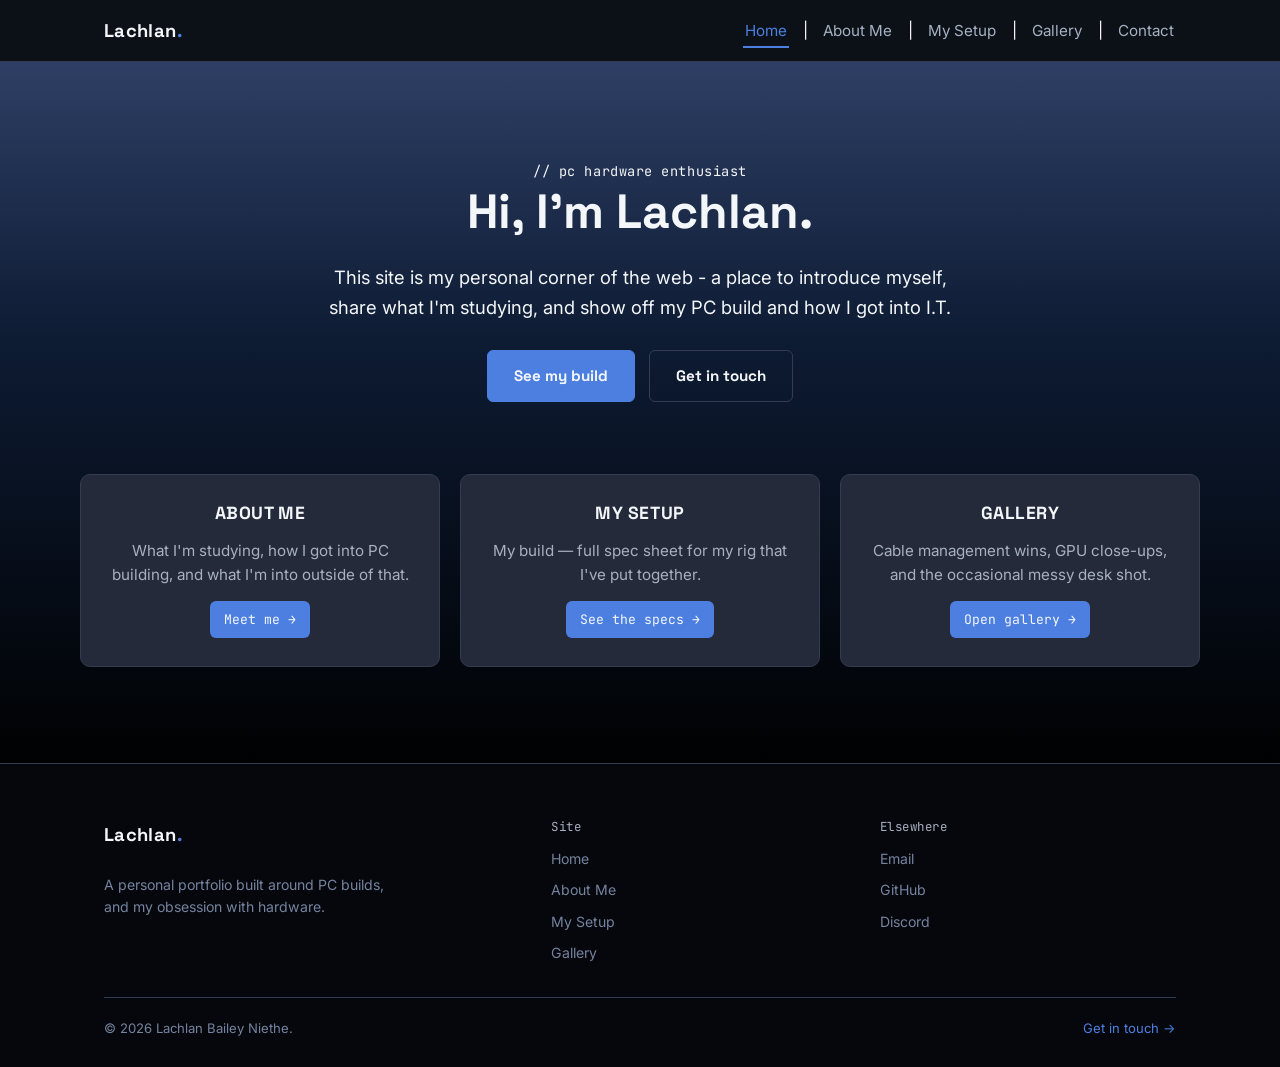
<file: index.html>
<!DOCTYPE html>
<html lang="en">
<head>
  <meta charset="UTF-8">
  <meta name="viewport" content="width=device-width, initial-scale=1.0">
  <title>About Lachlan — Home</title>
  <meta name="description" content="Lachlan's personal portfolio, built around a passion for computer hardware.">
  <link rel="preconnect" href="https://fonts.googleapis.com">
  <link href="https://fonts.googleapis.com/css2?family=Space+Grotesk:wght@500;700&family=Inter:wght@400;500&family=JetBrains+Mono:wght@400;500&display=swap" rel="stylesheet">
  <link rel="stylesheet" href="css/style.css">
</head>
<body>
  <!-- nav bar, same on every page -->
  <header class="siteHeader">
    <nav class="navBar" aria-label="Primary">
      <a href="index.html" class="logo">Lachlan<span>.</span></a>
      <button class="navToggle" aria-expanded="false" aria-label="Toggle navigation menu">
        <span></span><span></span><span></span>
      </button>
      <ul class="navLinks">
        <li><a href="index.html" aria-current="page">Home</a></li>
        <li><a href="about.html">About Me</a></li>
        <li><a href="setup.html">My Setup</a></li>
        <li><a href="gallery.html">Gallery</a></li>
        <li><a href="contact.html">Contact</a></li>
      </ul>
    </nav>
  </header>

  <main>
    <!-- big intro banner -->
    <section class="hero container">
      <span class="tag">// pc hardware enthusiast</span>
      <h1>Hi, I'm Lachlan.</h1>
      <p class="lede">This site is my personal corner of the web - a place to introduce myself, share what I'm studying, and show off my PC build and how I got into I.T.</p>
      <div class="btnRow">
        <a href="setup.html" class="btnPrimary">See my build</a>
        <a href="contact.html" class="btnGhost">Get in touch</a>
      </div>
    </section>

    <section class="quickLinks container" aria-label="Quick links">
      <!-- 3 cards linking into the rest of the site -->
      <article class="card">
        <h3>About Me</h3>
        <p>What I'm studying, how I got into PC building, and what I'm into outside of that.</p>
        <a href="about.html" class="cardLink">Meet me</a>
      </article>
      <article class="card">
        <h3>My Setup</h3>
        <p>My build — full spec sheet for my rig that I've put together.</p>
        <a href="setup.html" class="cardLink">See the specs</a>
      </article>
      <article class="card">
        <h3>Gallery</h3>
        <p>Cable management wins, GPU close-ups, and the occasional messy desk shot.</p>
        <a href="gallery.html" class="cardLink">Open gallery</a>
      </article>
    </section>
  </main>

  <!-- footer, same on every page -->
  <footer class="siteFooter">
    <div class="container">
      <div class="footerGrid">
        <div class="footerBrand">
          <a href="index.html" class="logo">Lachlan<span>.</span></a>
          <p>A personal portfolio built around PC builds, and my obsession with hardware.</p>
        </div>
        <div class="footerCol">
          <h4>Site</h4>
          <ul>
            <li><a href="index.html">Home</a></li>
            <li><a href="about.html">About Me</a></li>
            <li><a href="setup.html">My Setup</a></li>
            <li><a href="gallery.html">Gallery</a></li>
          </ul>
        </div>
        <div class="footerCol">
          <h4>Elsewhere</h4>
          <ul>
            <li><a href="mailto:Niethelachlan@gmail.com">Email</a></li>
            <li><a href="https://github.com/">GitHub</a></li>
            <li><a href="https://discord.gg/">Discord</a></li>
          </ul>
        </div>
      </div>
      <div class="footerBottom">
        <span>&copy; 2026 Lachlan Bailey Niethe.</span>
        <a href="contact.html">Get in touch →</a>
      </div>
    </div>
  </footer>

  <script src="js/main.js"></script>
</body>
</html>
</file>
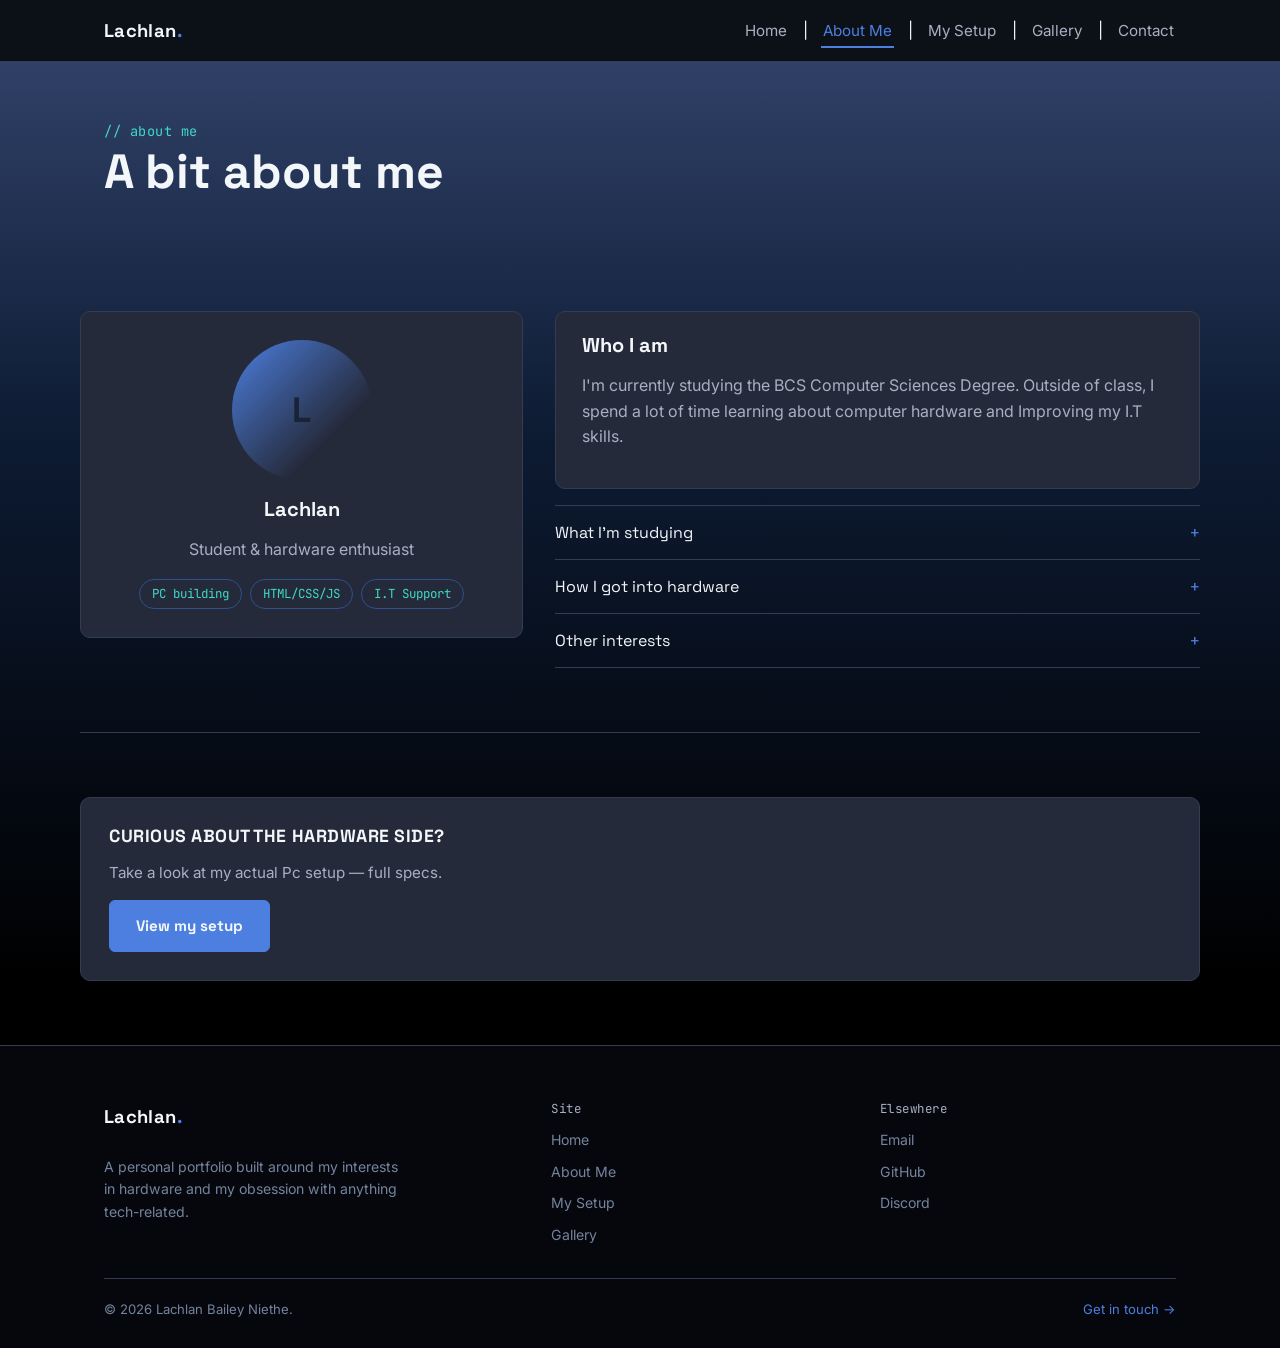
<file: about.html>
<!DOCTYPE html>
<html lang="en">
<head>
  <meta charset="UTF-8">
  <meta name="viewport" content="width=device-width, initial-scale=1.0">
  <title>About Lachlan — About Me</title>
  <meta name="description" content="A bit about Lachlan — what he's studying, his interests, and how he got into computer hardware.">
  <link rel="preconnect" href="https://fonts.googleapis.com">
  <link href="https://fonts.googleapis.com/css2?family=Space+Grotesk:wght@500;700&family=Inter:wght@400;500&family=JetBrains+Mono:wght@400;500&display=swap" rel="stylesheet">
  <link rel="stylesheet" href="css/style.css">
</head>
<body>
  <!-- nav bar, same on every page -->
  <header class="siteHeader">
    <nav class="navBar" aria-label="Primary">
      <a href="index.html" class="logo">Lachlan<span>.</span></a>
      <button class="navToggle" aria-expanded="false" aria-label="Toggle navigation menu">
        <span></span><span></span><span></span>
      </button>
      <ul class="navLinks">
        <li><a href="index.html">Home</a></li>
        <li><a href="about.html" aria-current="page">About Me</a></li>
        <li><a href="setup.html">My Setup</a></li>
        <li><a href="gallery.html">Gallery</a></li>
        <li><a href="contact.html">Contact</a></li>
      </ul>
    </nav>
  </header>

  <main>
    <section class="pageIntro container">
      <span class="tag">// about me</span>
      <h1>A bit about me</h1>
    </section>

    <section class="section container">
      <div class="aboutGrid">
        <div class="profileCard">
          <div class="avatar" aria-hidden="true">L</div>
          <h3>Lachlan</h3>
          <p>Student &amp; hardware enthusiast</p>
          <div class="skillTags">
            <span>PC building</span>
            <span>HTML/CSS/JS</span>
            <span>I.T Support</span>
          </div>
        </div>

        <div class="infoBlocks">
          <div class="infoBlock">
            <h3>Who I am</h3>
            <p>I'm currently studying the BCS Computer Sciences Degree. Outside of class, I spend a lot of time learning about computer hardware and Improving my I.T skills.</p>
          </div>

          <div class="accordion">
            <!-- dropdown sections -->
            <div class="accordionItem">
              <button class="accordionTrigger" aria-expanded="false" aria-controls="panelStudy">
                <span>What I'm studying</span>
                <span class="plus">+</span>
              </button>
              <div class="accordionPanel" id="panelStudy" data-open="false">
                <p>I'm studying the BCS Computer Sciences Degree.</p>
              </div>
            </div>
            <div class="accordionItem">
              <button class="accordionTrigger" aria-expanded="false" aria-controls="panelHardware">
                <span>How I got into hardware</span>
                <span class="plus">+</span>
              </button>
              <div class="accordionPanel" id="panelHardware" data-open="false">
                <p>It started in primary school when I was handed a old Pc that I wanted to dismantle and get it running again. Ever since, I've been fascinated by how computers function and the endless possibilities for customization and improvement.</p>
              </div>
            </div>
            <div class="accordionItem">
              <button class="accordionTrigger" aria-expanded="false" aria-controls="panelInterests">
                <span>Other interests</span>
                <span class="plus">+</span>
              </button>
              <div class="accordionPanel" id="panelInterests" data-open="false">
                <p>When I'm not tinkering with hardware, I'm usually gaming, or reading up on new component releases.</p>
              </div>
            </div>
          </div>
        </div>
      </div>
    </section>

    <section class="section container" aria-label="Next step">
      <div class="card">
        <h3>Curious about the hardware side?</h3>
        <p>Take a look at my actual Pc setup — full specs.</p>
        <a href="setup.html" class="btnPrimary">View my setup</a>
      </div>
    </section>
  </main>

  <!-- footer, same on every page -->
  <footer class="siteFooter">
    <div class="container">
      <div class="footerGrid">
        <div class="footerBrand">
          <a href="index.html" class="logo">Lachlan<span>.</span></a>
          <p>A personal portfolio built around my interests in hardware and my obsession with anything tech-related.</p>
        </div>
        <div class="footerCol">
          <h4>Site</h4>
          <ul>
            <li><a href="index.html">Home</a></li>
            <li><a href="about.html">About Me</a></li>
            <li><a href="setup.html">My Setup</a></li>
            <li><a href="gallery.html">Gallery</a></li>
          </ul>
        </div>
        <div class="footerCol">
          <h4>Elsewhere</h4>
          <ul>
            <li><a href="mailto:Niethelachlan@gmail.com">Email</a></li>
            <li><a href="https://github.com/">GitHub</a></li>
            <li><a href="https://discord.gg/">Discord</a></li>
          </ul>
        </div>
      </div>
      <div class="footerBottom">
        <span>&copy; 2026 Lachlan Bailey Niethe.</span>
        <a href="contact.html">Get in touch →</a>
      </div>
    </div>
  </footer>

  <script src="js/main.js"></script>
</body>
</html>
</file>
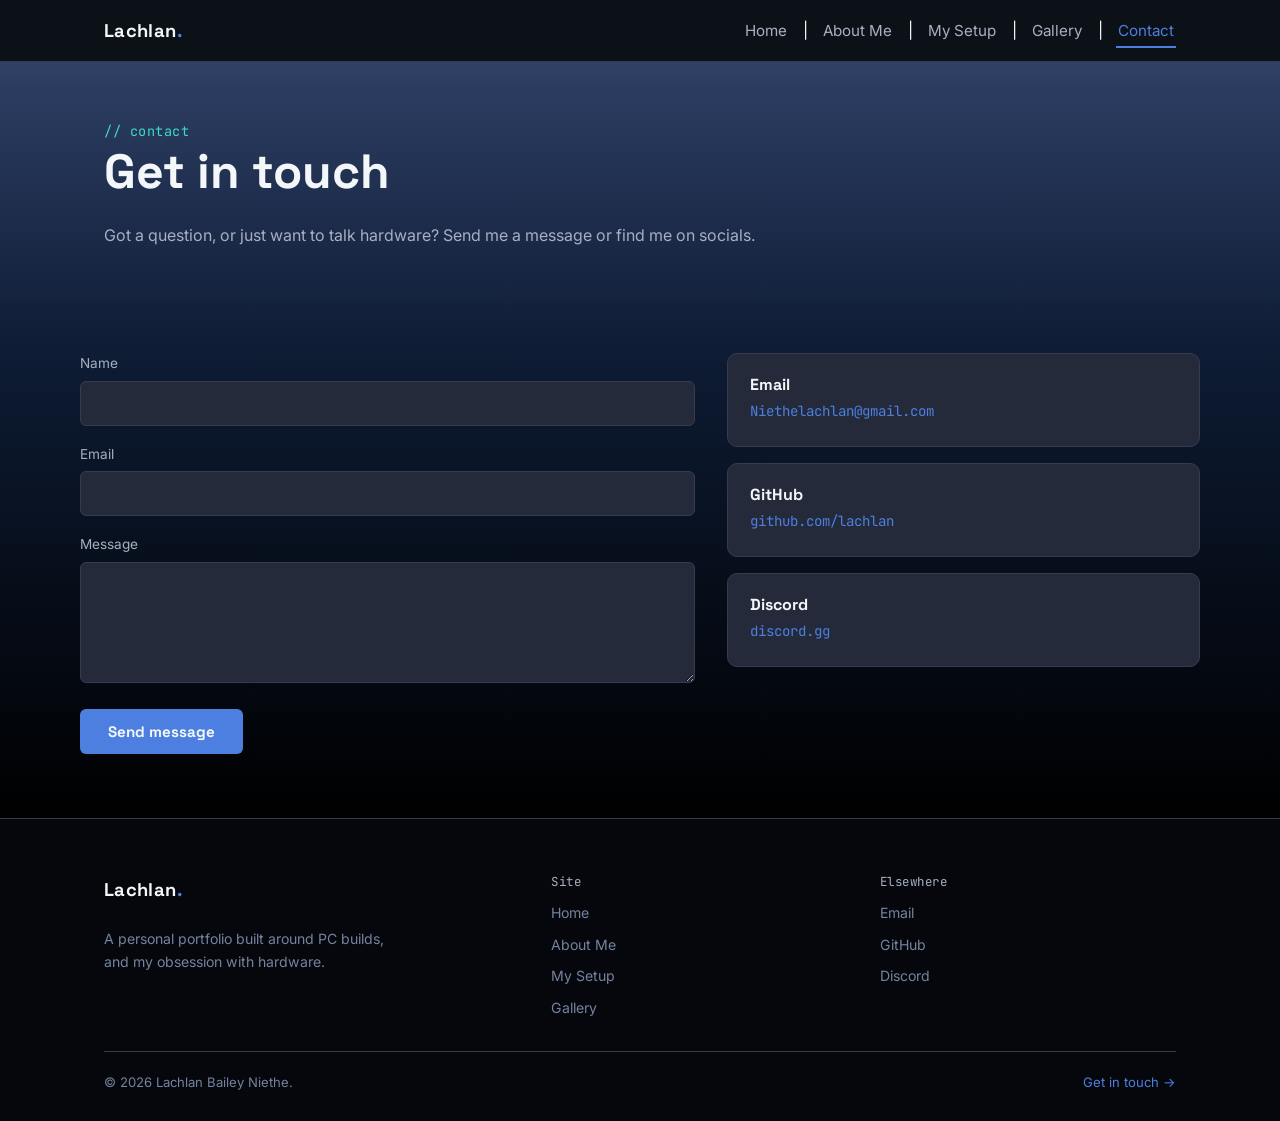
<file: contact.html>
<!DOCTYPE html>
<html lang="en">
<head>
  <meta charset="UTF-8">
  <meta name="viewport" content="width=device-width, initial-scale=1.0">
  <title>About Lachlan — Contact</title>
  <meta name="description" content="Get in touch with Lachlan.">
  <link rel="preconnect" href="https://fonts.googleapis.com">
  <link href="https://fonts.googleapis.com/css2?family=Space+Grotesk:wght@500;700&family=Inter:wght@400;500&family=JetBrains+Mono:wght@400;500&display=swap" rel="stylesheet">
  <link rel="stylesheet" href="css/style.css">
</head>
<body>

  <header class="siteHeader">
    <nav class="navBar" aria-label="Primary">
      <a href="index.html" class="logo">Lachlan<span>.</span></a>
      <button class="navToggle" aria-expanded="false" aria-label="Toggle navigation menu">
        <span></span><span></span><span></span>
      </button>
      <ul class="navLinks">
        <li><a href="index.html">Home</a></li>
        <li><a href="about.html">About Me</a></li>
        <li><a href="setup.html">My Setup</a></li>
        <li><a href="gallery.html">Gallery</a></li>
        <li><a href="contact.html" aria-current="page">Contact</a></li>
      </ul>
    </nav>
  </header>

  <main>
    <section class="pageIntro container">
      <span class="tag">// contact</span>
      <h1>Get in touch</h1>
      <p>Got a question, or just want to talk hardware? Send me a message or find me on socials.</p>
    </section>

    <section class="section container">
      <div class="contactGrid">
        <form class="contactForm" novalidate>
          <div class="formField">
            <label for="name">Name</label>
            <input type="text" id="name" name="name" data-required>
            <p class="errorMsg">Please enter your name.</p>
          </div>
          <div class="formField">
            <label for="email">Email</label>
            <input type="email" id="email" name="email" data-required>
            <p class="errorMsg">Please enter a valid email address.</p>
          </div>
          <div class="formField">
            <label for="message">Message</label>
            <textarea id="message" name="message" rows="5" data-required></textarea>
            <p class="errorMsg">Please enter a message.</p>
          </div>
          <button type="submit" class="submitBtn">Send message</button>
          <p class="formStatus" data-visible="false" role="status"></p>
        </form>

        <div class="directContact">
          <div class="contactCard">
            <h3>Email</h3>
            <a href="mailto:Niethelachlan@gmail.com">Niethelachlan@gmail.com</a>
          </div>
          <div class="contactCard">
            <h3>GitHub</h3>
            <a href="https://github.com/">github.com/lachlan</a>
          </div>
          <div class="contactCard">
            <h3>Discord</h3>
            <a href="https://discord.gg/">discord.gg</a>
          </div>
        </div>
      </div>
    </section>
  </main>

  <footer class="siteFooter">
    <div class="container">
      <div class="footerGrid">
        <div class="footerBrand">
          <a href="index.html" class="logo">Lachlan<span>.</span></a>
          <p>A personal portfolio built around PC builds, and my obsession with hardware.</p>
        </div>
        <div class="footerCol">
          <h4>Site</h4>
          <ul>
            <li><a href="index.html">Home</a></li>
            <li><a href="about.html">About Me</a></li>
            <li><a href="setup.html">My Setup</a></li>
            <li><a href="gallery.html">Gallery</a></li>
          </ul>
        </div>
        <div class="footerCol">
          <h4>Elsewhere</h4>
          <ul>
            <li><a href="mailto:Niethelachlan@gmail.com">Email</a></li>
            <li><a href="https://github.com/">GitHub</a></li>
            <li><a href="https://discord.gg/">Discord</a></li>
          </ul>
        </div>
      </div>
      <div class="footerBottom">
        <span>&copy; 2026 Lachlan Bailey Niethe.</span>
        <a href="contact.html">Get in touch →</a>
      </div>
    </div>
  </footer>

  <script src="js/main.js"></script>
  <script src="js/contact.js"></script>
</body>
</html>
</file>
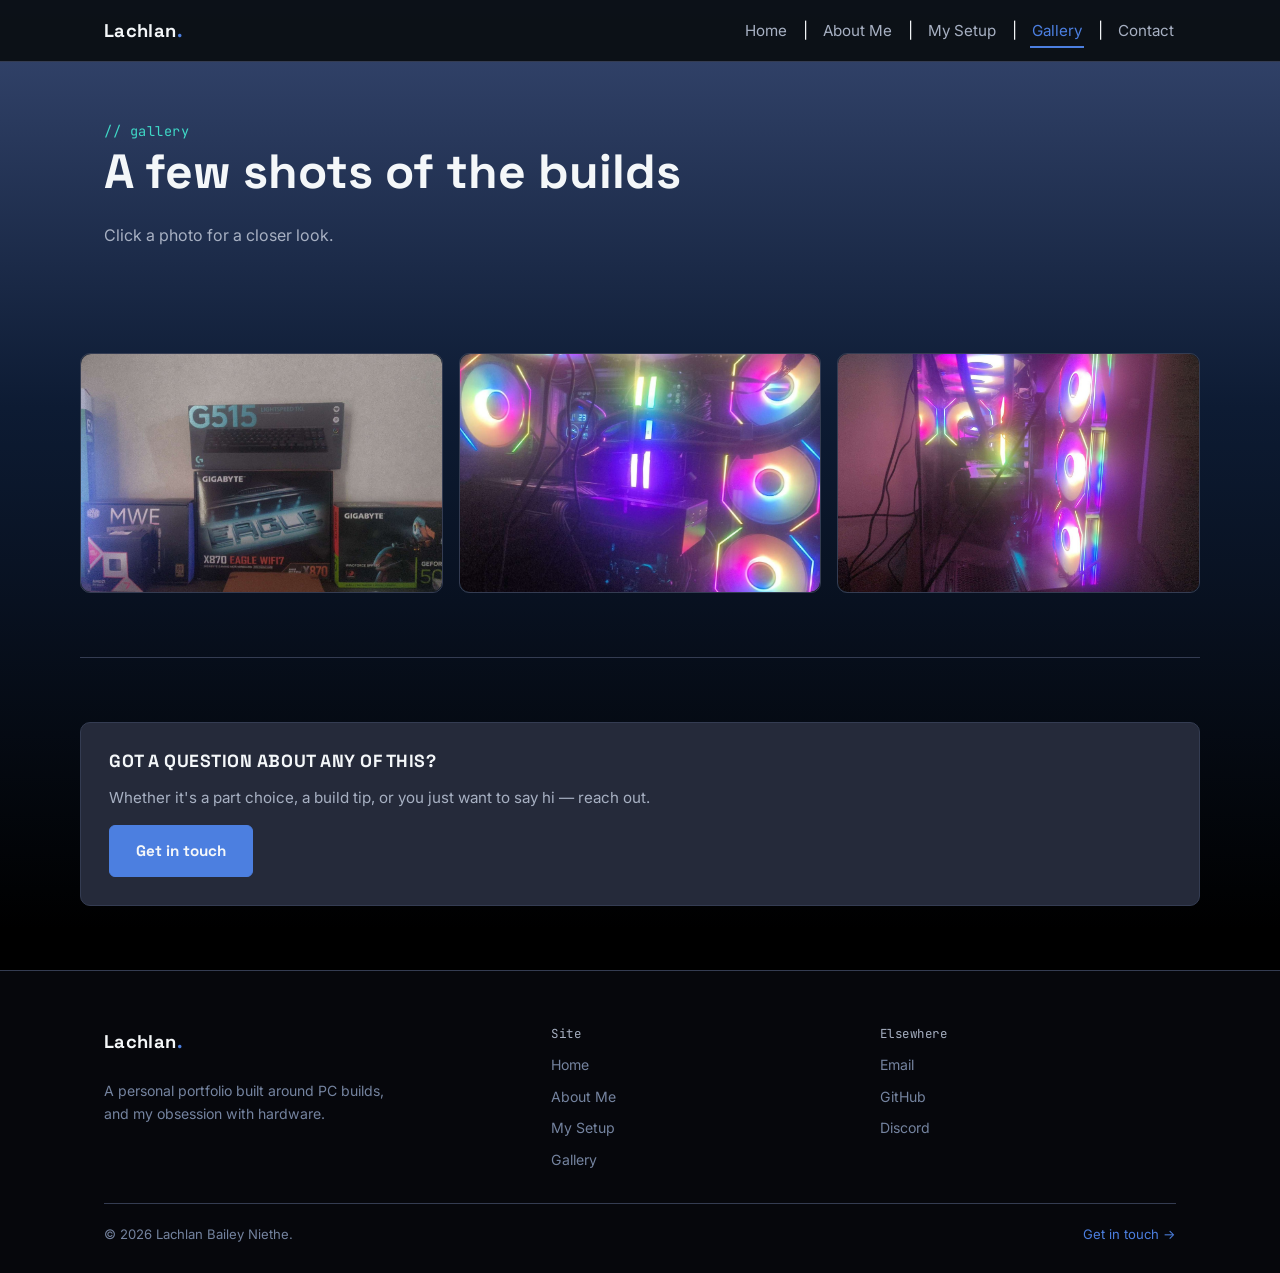
<file: gallery.html>
<!DOCTYPE html>
<html lang="en">
<head>
  <meta charset="UTF-8">
  <meta name="viewport" content="width=device-width, initial-scale=1.0">
  <title>About Lachlan — Gallery</title>
  <meta name="description" content="Photos from Lachlan's PC builds and hardware projects.">
  <link rel="preconnect" href="https://fonts.googleapis.com">
  <link href="https://fonts.googleapis.com/css2?family=Space+Grotesk:wght@500;700&family=Inter:wght@400;500&family=JetBrains+Mono:wght@400;500&display=swap" rel="stylesheet">
  <link rel="stylesheet" href="css/style.css">
</head>
<body>

  <header class="siteHeader">
    <nav class="navBar" aria-label="Primary">
      <a href="index.html" class="logo">Lachlan<span>.</span></a>
      <button class="navToggle" aria-expanded="false" aria-label="Toggle navigation menu">
        <span></span><span></span><span></span>
      </button>
      <ul class="navLinks">
        <li><a href="index.html">Home</a></li>
        <li><a href="about.html">About Me</a></li>
        <li><a href="setup.html">My Setup</a></li>
        <li><a href="gallery.html" aria-current="page">Gallery</a></li>
        <li><a href="contact.html">Contact</a></li>
      </ul>
    </nav>
  </header>

  <main>
    <section class="pageIntro container">
      <span class="tag">// gallery</span>
      <h1>A few shots of the builds</h1>
      <p>Click a photo for a closer look.</p>
    </section>

    <section class="section container">
      <div class="galleryGrid">
        <button class="galleryItem" data-caption="Main rig — the parts still in their boxes"><img src="images/parts-in-boxes.jpg" alt="Boxes for my CPU, motherboard, power supply and graphics card on my desk"></button>
        <button class="galleryItem" data-caption="Main rig — RGB fans and the AIO display lit up"><img src="images/pc-rgb-fans.jpg" alt="My PC with the RGB fans and the AIO display lit up"></button>
        <button class="galleryItem" data-caption="Main rig — side view through the glass panel"><img src="images/pc-side-view.jpg" alt="Side view of my PC through the glass panel"></button>
      </div>
    </section>

    <section class="section container" aria-label="Next step">
      <div class="card">
        <h3>Got a question about any of this?</h3>
        <p>Whether it's a part choice, a build tip, or you just want to say hi — reach out.</p>
        <a href="contact.html" class="btnPrimary">Get in touch</a>
      </div>
    </section>
  </main>

  <div class="lightbox" data-open="false">
    <div class="lightboxInner">
      <button class="lightboxClose" aria-label="Close photo">&times;</button>
      <div class="lightboxImage"></div>
      <p class="lightboxCaption"></p>
    </div>
  </div>

  <footer class="siteFooter">
    <div class="container">
      <div class="footerGrid">
        <div class="footerBrand">
          <a href="index.html" class="logo">Lachlan<span>.</span></a>
          <p>A personal portfolio built around PC builds, and my obsession with hardware.</p>
        </div>
        <div class="footerCol">
          <h4>Site</h4>
          <ul>
            <li><a href="index.html">Home</a></li>
            <li><a href="about.html">About Me</a></li>
            <li><a href="setup.html">My Setup</a></li>
            <li><a href="gallery.html">Gallery</a></li>
          </ul>
        </div>
        <div class="footerCol">
          <h4>Elsewhere</h4>
          <ul>
            <li><a href="mailto:Niethelachlan@gmail.com">Email</a></li>
            <li><a href="https://github.com/">GitHub</a></li>
            <li><a href="https://discord.gg/">Discord</a></li>
          </ul>
        </div>
      </div>
      <div class="footerBottom">
        <span>&copy; 2026 Lachlan Bailey Niethe.</span>
        <a href="contact.html">Get in touch →</a>
      </div>
    </div>
  </footer>

  <script src="js/main.js"></script>
  <script src="js/gallery.js"></script>
</body>
</html>
</file>
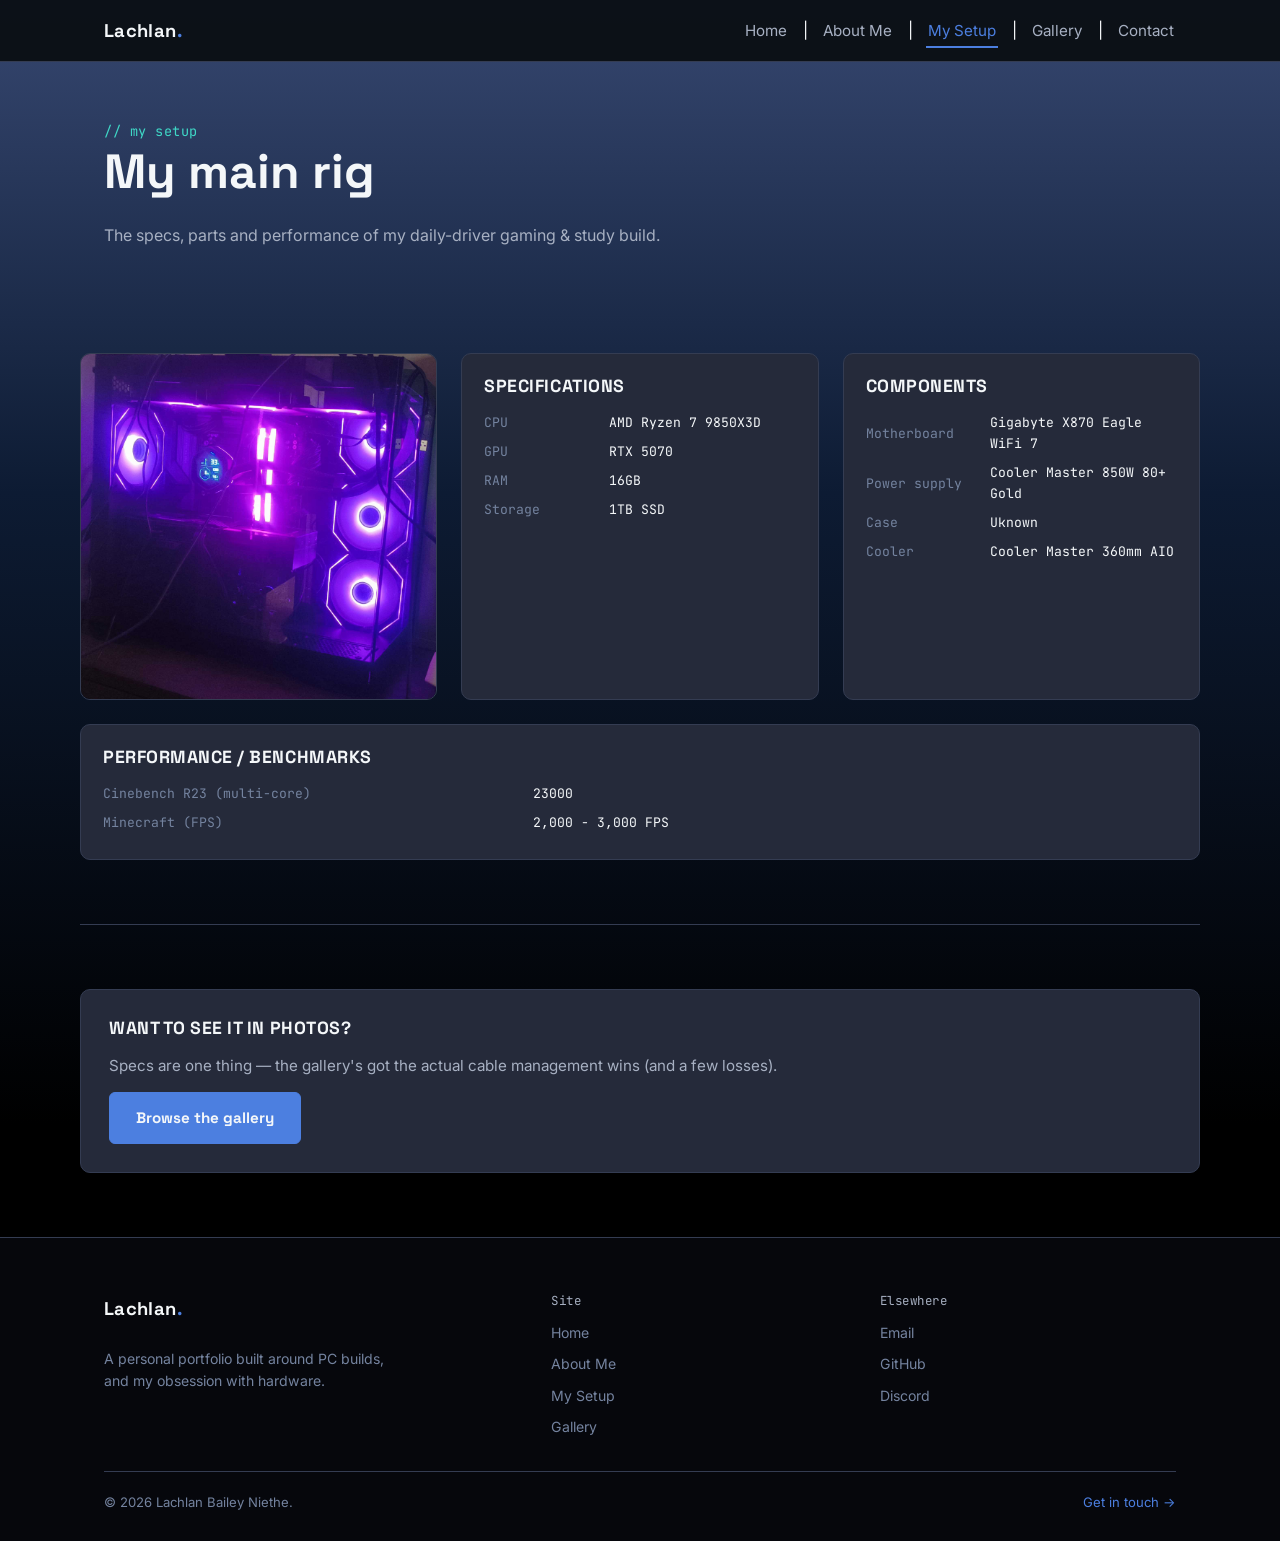
<file: setup.html>
<!DOCTYPE html>
<html lang="en">
<head>
  <meta charset="UTF-8">
  <meta name="viewport" content="width=device-width, initial-scale=1.0">
  <title>About Lachlan — My Setup</title>
  <meta name="description" content="Lachlan's main PC build, with its specs, components and benchmarks.">
  <link rel="preconnect" href="https://fonts.googleapis.com">
  <link href="https://fonts.googleapis.com/css2?family=Space+Grotesk:wght@500;700&family=Inter:wght@400;500&family=JetBrains+Mono:wght@400;500&display=swap" rel="stylesheet">
  <link rel="stylesheet" href="css/style.css">
</head>
<body>

  <header class="siteHeader">
    <nav class="navBar" aria-label="Primary">
      <a href="index.html" class="logo">Lachlan<span>.</span></a>
      <button class="navToggle" aria-expanded="false" aria-label="Toggle navigation menu">
        <span></span><span></span><span></span>
      </button>
      <ul class="navLinks">
        <li><a href="index.html">Home</a></li>
        <li><a href="about.html">About Me</a></li>
        <li><a href="setup.html" aria-current="page">My Setup</a></li>
        <li><a href="gallery.html">Gallery</a></li>
        <li><a href="contact.html">Contact</a></li>
      </ul>
    </nav>
  </header>

  <main>
    <section class="pageIntro container">
      <span class="tag">// my setup</span>
      <h1>My main rig</h1>
      <p>The specs, parts and performance of my daily-driver gaming &amp; study build.</p>
    </section>

    <section class="section container">
      <!-- one build, same layout as my wireframe -->
      <div class="setupGrid">
        <div class="buildCard setupImage">
          <img class="buildImg" src="images/MyBuild.png" alt="Photo of my main PC build">
        </div>

        <section class="setupBox" aria-labelledby="specsHeading">
          <h3 id="specsHeading">Specifications</h3>
          <table class="specTable">
            <tr><th scope="row">CPU</th><td>AMD Ryzen 7 9850X3D</td></tr>
            <tr><th scope="row">GPU</th><td>RTX 5070</td></tr>
            <tr><th scope="row">RAM</th><td>16GB</td></tr>
            <tr><th scope="row">Storage</th><td>1TB SSD</td></tr>
          </table>
        </section>

        <section class="setupBox" aria-labelledby="componentsHeading">
          <h3 id="componentsHeading">Components</h3>
          <table class="specTable">
            <tr><th scope="row">Motherboard</th><td>Gigabyte X870 Eagle WiFi 7</td></tr>
            <tr><th scope="row">Power supply</th><td>Cooler Master 850W 80+ Gold</td></tr>
            <tr><th scope="row">Case</th><td>Uknown</td></tr>
            <tr><th scope="row">Cooler</th><td>Cooler Master 360mm AIO</td></tr>
          </table>
        </section>

        <!-- benchmarks across the bottom -->
        <section class="setupBox benchmarks" aria-labelledby="benchHeading">
          <h3 id="benchHeading">Performance / Benchmarks</h3>
          <table class="specTable">
            <tr><th scope="row">Cinebench R23 (multi-core)</th><td>23000</td></tr>
            <tr><th scope="row">Minecraft (FPS)</th><td>2,000 - 3,000 FPS</td></tr>
          </table>
        </section>
      </div>
    </section>

    <section class="section container" aria-label="Next step">
      <div class="card">
        <h3>Want to see it in photos?</h3>
        <p>Specs are one thing — the gallery's got the actual cable management wins (and a few losses).</p>
        <a href="gallery.html" class="btnPrimary">Browse the gallery</a>
      </div>
    </section>
  </main>

  <footer class="siteFooter">
    <div class="container">
      <div class="footerGrid">
        <div class="footerBrand">
          <a href="index.html" class="logo">Lachlan<span>.</span></a>
          <p>A personal portfolio built around PC builds, and my obsession with hardware.</p>
        </div>
        <div class="footerCol">
          <h4>Site</h4>
          <ul>
            <li><a href="index.html">Home</a></li>
            <li><a href="about.html">About Me</a></li>
            <li><a href="setup.html">My Setup</a></li>
            <li><a href="gallery.html">Gallery</a></li>
          </ul>
        </div>
        <div class="footerCol">
          <h4>Elsewhere</h4>
          <ul>
            <li><a href="mailto:Niethelachlan@gmail.com">Email</a></li>
            <li><a href="https://github.com/">GitHub</a></li>
            <li><a href="https://discord.gg/">Discord</a></li>
          </ul>
        </div>
      </div>
      <div class="footerBottom">
        <span>&copy; 2026 Lachlan Bailey Niethe.</span>
        <a href="contact.html">Get in touch →</a>
      </div>
    </div>
  </footer>

  <script src="js/main.js"></script>
</body>
</html>
</file>
<file: css/style.css>
/* styles for the whole site - all 5 pages use this file
   colours are from my wireframe, 3 sizes: mobile, tablet, desktop */

* {
  box-sizing: border-box;
}

html {
  scroll-behavior: smooth;
  background: #0D1B33;
}

body {
  margin: 0;
  font-family: 'Inter', sans-serif;
  color: #a7b0c2;
  background: linear-gradient(0deg, rgba(0, 0, 0, 1) 27%, rgba(13, 27, 51, 1) 68%, rgba(54, 71, 112, 1) 100%);
  line-height: 1.6;
}

a {
  color: inherit;
  text-decoration: none;
}

h1, h2, h3, h4 {
  font-family: 'Space Grotesk', sans-serif;
  color: #f4f7f9;
  line-height: 1.15;
  margin: 0 0 0.5em;
}

h1 { font-size: 3rem; }
h2 { font-size: 2rem; }
h3 { font-size: 1.25rem; }

p {
  max-width: 68ch;
}

.container {
  max-width: 1120px;
  margin: 0 auto;
  padding: 0 24px;
}

/* outline when tabbing with the keyboard */
a:focus, button:focus, input:focus, textarea:focus {
  outline: 2px solid #4c7fe0;
  outline-offset: 2px;
}

/* things that use the mono font */
.hero .tag, .pageIntro .tag, .cardLink, .accordionTrigger .plus, .footerCol h4,
.buildPhoto, .specTable, .galleryItem, .lightboxImage, .errorMsg, .formStatus, .contactCard a {
  font-family: 'JetBrains Mono', monospace;
}

/* card boxes used on every page */
.card, .profileCard, .infoBlock, .buildCard, .setupBox, .lightboxInner, .contactCard {
  background: #252a3a;
  border: 1px solid #343c52;
  border-radius: 10px;
}

/* ---- header / nav bar ---- */

.siteHeader {
  position: sticky;
  top: 0;
  z-index: 50;
  background: rgba(11, 15, 20, 0.95);
  border-bottom: 1px solid #343c52;
}

.navBar {
  display: flex;
  align-items: center;
  justify-content: space-between;
  padding: 16px 24px;
  max-width: 1120px;
  margin: 0 auto;
}

.logo {
  font-family: 'Space Grotesk', sans-serif;
  font-weight: 700;
  font-size: 1.15rem;
  color: #f4f7f9;
  letter-spacing: 0.02em;
}

.logo span {
  color: #4c7fe0;
}

.navLinks {
  display: flex;
  gap: 32px;
  list-style: none;
  margin: 0;
  padding: 0;
}

.navLinks li {
  position: relative;
}

.navLinks li + li::before {
  content: "|";
  position: absolute;
  left: -18px;
  color: #f4f7f9;
}

.navLinks a {
  font-size: 0.95rem;
  color: #a7b0c2;
  padding: 6px 2px;
  border-bottom: 2px solid transparent;
  transition: all 0.15s ease;
}

.navLinks a:hover {
  color: #f4f7f9;
}

.navLinks a[aria-current="page"] {
  color: #4c7fe0;
  border-color: #4c7fe0;
}

.navToggle {
  display: none;
  flex-direction: column;
  gap: 5px;
  background: none;
  border: none;
  cursor: pointer;
  padding: 6px;
}

.navToggle span {
  width: 24px;
  height: 2px;
  background: #f4f7f9;
}

/* ---- hero section (home page only) ---- */

.hero {
  padding: 96px 0 72px;
  text-align: center;
}

.hero h1, .hero p.lede, .hero .tag {
  color: #f4f7f9;
}

.hero p.lede {
  font-size: 1.15rem;
  max-width: 52ch;
  margin-left: auto;
  margin-right: auto;
}

.hero .tag, .pageIntro .tag {
  font-size: 0.85rem;
  letter-spacing: 0.04em;
  display: inline-block;
}

.pageIntro .tag { color: #3fd9c7; }

.btnRow { display: flex; gap: 14px; flex-wrap: wrap; margin-top: 28px; justify-content: center; }

.btnPrimary, .btnGhost {
  display: inline-block;
  font-family: 'Space Grotesk', sans-serif;
  font-weight: 700;
  font-size: 0.95rem;
  padding: 13px 26px;
  border-radius: 6px;
  transition: all 0.15s ease;
}

.btnPrimary {
  background: #4c7fe0;
  color: #f4f7f9;
  border: 1px solid #4c7fe0;
}

.btnPrimary:hover {
  background: #f4f7f9;
  color: #4c7fe0;
  border-color: #f4f7f9;
}

.btnGhost {
  background: transparent;
  color: #f4f7f9;
  border: 1px solid #343c52;
}

.btnGhost:hover {
  border-color: #4c7fe0;
  color: #4c7fe0;
}

/* ---- quick-link cards on home ---- */

.quickLinks {
  display: grid;
  grid-template-columns: repeat(3, 1fr);
  gap: 20px;
  padding: 0 0 96px;
  text-align: center;
}

.quickLinks .card p {
  margin-left: auto;
  margin-right: auto;
}

.card {
  padding: 28px;
  transition: all 0.18s ease;
}

.card:hover, .buildCard:hover {
  transform: translateY(-4px);
  border-color: #2f4f8f;
}

.card h3 {
  margin-bottom: 6px;
  text-transform: uppercase;
  letter-spacing: 0.03em;
  font-size: 1.1rem;
}

.card p {
  font-size: 0.95rem;
  margin-bottom: 14px;
}

.cardLink {
  display: inline-block;
  font-size: 0.82rem;
  color: #f4f7f9;
  background: #4c7fe0;
  padding: 8px 14px;
  border-radius: 6px;
  transition: all 0.15s ease;
}

.cardLink:hover {
  background: #f4f7f9;
  color: #4c7fe0;
}

.cardLink::after { content: " →"; }

/* ---- section spacing, used on the about page ---- */

.section { padding: 64px 0; }
.section + .section { border-top: 1px solid #343c52; }
.pageIntro { padding-top: 56px; padding-bottom: 24px; } /* top and bottom only, so phones keep the side padding */

/* ---- about me page ---- */

.aboutGrid {
  display: grid;
  grid-template-columns: 1.1fr 1.6fr;
  gap: 32px;
  align-items: start;
}

.profileCard { padding: 28px; text-align: center; }
.infoBlock { padding: 22px 26px; }
.infoBlock h3 { margin-bottom: 8px; }

.profileCard .avatar {
  width: 140px;
  height: 140px;
  border-radius: 50%;
  margin: 0 auto 18px;
  background: linear-gradient(135deg, #4c7fe0 0%, #252a3a 70%);
  display: flex;
  align-items: center;
  justify-content: center;
  font-family: 'Space Grotesk', sans-serif;
  font-size: 2.2rem;
  color: #1a2238;
  font-weight: 700;
}

.infoBlocks {
  display: flex;
  flex-direction: column;
  gap: 16px;
}

.skillTags {
  display: flex;
  flex-wrap: wrap;
  gap: 8px;
  margin-top: 10px;
  justify-content: center;
}

.skillTags span {
  font-family: 'JetBrains Mono', monospace;
  font-size: 0.78rem;
  color: #3fd9c7;
  border: 1px solid #2f4f8f;
  border-radius: 999px;
  padding: 4px 12px;
}

/* dropdowns on the about page */

.accordion { border-top: 1px solid #343c52; }
.accordionItem { border-bottom: 1px solid #343c52; }

.accordionTrigger {
  width: 100%;
  text-align: left;
  background: none;
  border: none;
  color: #f4f7f9;
  font-family: 'Space Grotesk', sans-serif;
  font-size: 1rem;
  padding: 16px 0;
  display: flex;
  justify-content: space-between;
  align-items: center;
  cursor: pointer;
}

.accordionTrigger .plus { color: #4c7fe0; }
.accordionTrigger[aria-expanded="true"] .plus { transform: rotate(45deg); }

.accordionPanel {
  max-height: 0;
  overflow: hidden;
  transition: all 0.25s ease;
  font-size: 0.95rem;
}

.accordionPanel[data-open="true"] {
  max-height: 300px;
  padding-bottom: 16px;
}

/* ---- my setup page ---- */

.buildCard {
  overflow: hidden;
  transition: all 0.18s ease;
}

.buildPhoto, .lightboxImage {
  height: 200px;
  background: linear-gradient(135deg, #223040 0%, #101820 100%);
  display: flex;
  align-items: center;
  justify-content: center;
  color: #74839f;
  font-size: 0.8rem;
}

.buildBody { padding: 22px; }

.specTable {
  width: 100%;
  border-collapse: collapse;
  font-size: 0.82rem;
  margin-top: 12px;
}

.specTable th {
  text-align: left;
  color: #74839f;
  font-weight: 400;
  padding: 4px 0;
  width: 40%;
}

.specTable td { color: #f4f7f9; padding: 4px 0; }


/* setup page layout, same as my wireframe */
.setupGrid {
  display: grid;
  grid-template-columns: 1fr 1fr 1fr;
  gap: 24px;
}

.setupImage .buildPhoto {
  height: 100%;
  min-height: 280px;
}

.setupImage .buildImg {
  display: block;
  width: 100%;
  height: 100%;
  min-height: 280px;
  object-fit: cover; /* crops the photo to fit */
}

.setupBox { padding: 22px; }

.setupBox h3 {
  margin-bottom: 6px;
  text-transform: uppercase;
  letter-spacing: 0.03em;
  font-size: 1.1rem;
}

.setupBox.benchmarks { grid-column: 1 / -1; }

/* ---- gallery page + the popup lightbox ---- */

.galleryGrid {
  display: grid;
  grid-template-columns: repeat(3, 1fr); /* 3 photos side by side */
  gap: 16px;
}

.galleryItem {
  height: 240px;
  border-radius: 10px;
  border: 1px solid #343c52;
  background: linear-gradient(135deg, #1e2a37 0%, #0f161d 100%);
  display: flex;
  align-items: center;
  justify-content: center;
  color: #74839f;
  font-size: 0.78rem;
  cursor: pointer;
  padding: 0;
  overflow: hidden;
  transition: all 0.18s ease;
}

.galleryItem img {
  width: 100%;
  height: 100%;
  object-fit: cover; /* fills the tile */
  background: #0b0f16;
  border-radius: 10px; /* rounded corners */
  display: block;
}

.galleryItem:hover {
  transform: scale(1.03);
  border-color: #2f4f8f;
}

.lightbox {
  position: fixed;
  top: 0;
  right: 0;
  bottom: 0;
  left: 0;
  background: rgba(6, 9, 12, 0.92);
  display: none;
  align-items: center;
  justify-content: center;
  z-index: 100;
  padding: 24px;
}

.lightbox[data-open="true"] { display: flex; }

.lightboxInner {
  max-width: 760px;
  width: 100%;
  padding: 28px;
  position: relative;
}

.lightboxImage { height: auto; border-radius: 10px; margin-bottom: 16px; font-size: 0.85rem; overflow: hidden; }

.lightboxImage img {
  display: block;
  width: 100%;
  max-height: 65vh; /* stops tall photos going off screen */
  object-fit: contain;
  background: #0b0f16;
}

.lightboxCaption {
  text-align: center;
  color: #a7b0c2;
  font-size: 0.9rem;
}

.lightboxClose {
  position: absolute;
  top: 12px;
  right: 14px;
  background: none;
  border: none;
  color: #a7b0c2;
  font-size: 1.4rem;
  cursor: pointer;
  line-height: 1;
}

/* ---- contact page ---- */

.contactGrid {
  display: grid;
  grid-template-columns: 1.3fr 1fr;
  gap: 32px;
}

.formField { margin-bottom: 18px; }

.formField label {
  display: block;
  font-size: 0.85rem;
  color: #a7b0c2;
  margin-bottom: 6px;
}

.formField input, .formField textarea {
  width: 100%;
  background: #252a3a;
  border: 1px solid #343c52;
  border-radius: 6px;
  padding: 12px 14px;
  color: #f4f7f9;
  font-family: 'Inter', sans-serif;
  font-size: 0.95rem;
}

.formField input:focus, .formField textarea:focus {
  border-color: #4c7fe0;
  outline: none;
}

.errorMsg {
  display: none;
  color: #ff8a80;
  font-size: 0.8rem;
  margin-top: 6px;
}

.formField.hasError .errorMsg { display: block; }
.formField.hasError input, .formField.hasError textarea { border-color: #ff8a80; }

.submitBtn {
  background: #4c7fe0;
  color: #f4f7f9;
  border: none;
  border-radius: 6px;
  padding: 13px 28px;
  font-family: 'Space Grotesk', sans-serif;
  font-weight: 700;
  font-size: 0.95rem;
  cursor: pointer;
  transition: all 0.15s ease;
}

.submitBtn:hover {
  background: #f4f7f9;
  color: #4c7fe0;
}

.formStatus {
  margin-top: 14px;
  font-size: 0.9rem;
  color: #3fd9c7;
  display: none;
}

.formStatus[data-visible="true"] { display: block; }

.directContact {
  display: flex;
  flex-direction: column;
  gap: 16px;
}

.contactCard { padding: 22px; }
.contactCard h3 { font-size: 1rem; margin-bottom: 4px; }
.contactCard a { color: #4c7fe0; font-size: 0.88rem; }

/* ---- footer ---- */

.siteFooter {
  border-top: 1px solid #343c52;
  padding: 56px 0 28px;
  font-size: 0.9rem;
  color: #74839f;
  background: #06070c;
}

.footerGrid {
  display: grid;
  grid-template-columns: 1.4fr 1fr 1fr;
  gap: 32px;
  padding-bottom: 32px;
}

.footerBrand .logo { display: inline-block; margin-bottom: 10px; }
.footerBrand p { font-size: 0.88rem; max-width: 34ch; }

.footerCol h4 {
  color: #a7b0c2;
  font-size: 0.78rem;
  letter-spacing: 0.04em;
  margin-bottom: 12px;
  font-weight: 400;
}

.footerCol ul {
  list-style: none;
  margin: 0;
  padding: 0;
  display: flex;
  flex-direction: column;
  gap: 8px;
}

.footerCol a {
  font-size: 0.88rem;
  color: #74839f;
  transition: all 0.15s ease;
}

.footerCol a:hover { color: #4c7fe0; }

.footerBottom {
  border-top: 1px solid #343c52;
  padding-top: 20px;
  display: flex;
  justify-content: space-between;
  flex-wrap: wrap;
  gap: 8px;
  font-size: 0.82rem;
}

.footerBottom a { color: #4c7fe0; }

/* =========================================================
   RESPONSIVE - 3 sizes to match my wireframes
   big screens (desktop) = the styles above, no media query needed
   medium screens (tablet) = 601px to 900px
   small screens (phones) = 600px and under
   ========================================================= */

/* ---- tablet (iPad etc) ---- */
@media (max-width: 900px) {
  .quickLinks { grid-template-columns: repeat(2, 1fr); }
  .aboutGrid { grid-template-columns: 1fr 1fr; }
  .galleryGrid { grid-template-columns: repeat(2, 1fr); }
  .contactGrid { grid-template-columns: 1fr 1fr; }
  /* setup page: image on the left, boxes on the right */
  .setupGrid { grid-template-columns: 1fr 1fr; }
  .setupImage { grid-row: span 2; }
  .hero { padding: 72px 0 56px; }
}

/* ---- phones ---- */
@media (max-width: 600px) {
  h1 { font-size: 2rem; }
  h2 { font-size: 1.5rem; }

  .navToggle { display: flex; }
  .navLinks {
    position: absolute;
    top: 100%;
    left: 0;
    right: 0;
    flex-direction: column;
    gap: 0;
    background: #1a2238;
    border-bottom: 1px solid #343c52;
    max-height: 0;
    overflow: hidden;
    transition: all 0.25s ease;
  }
  .navLinks.isOpen { max-height: 340px; }
  .navLinks li { border-top: 1px solid #343c52; }
  .navLinks li::before { display: none; }
  .navLinks a { display: block; padding: 14px 24px; }

  .quickLinks { grid-template-columns: 1fr; }
  .aboutGrid { grid-template-columns: 1fr; }
  /* setup page: one column */
  .setupGrid { grid-template-columns: 1fr; }
  .setupImage { grid-row: auto; }
  .galleryGrid { grid-template-columns: 1fr; }
  .contactGrid { grid-template-columns: 1fr; }
  .footerGrid { grid-template-columns: 1fr; gap: 28px; }
}
</file>
